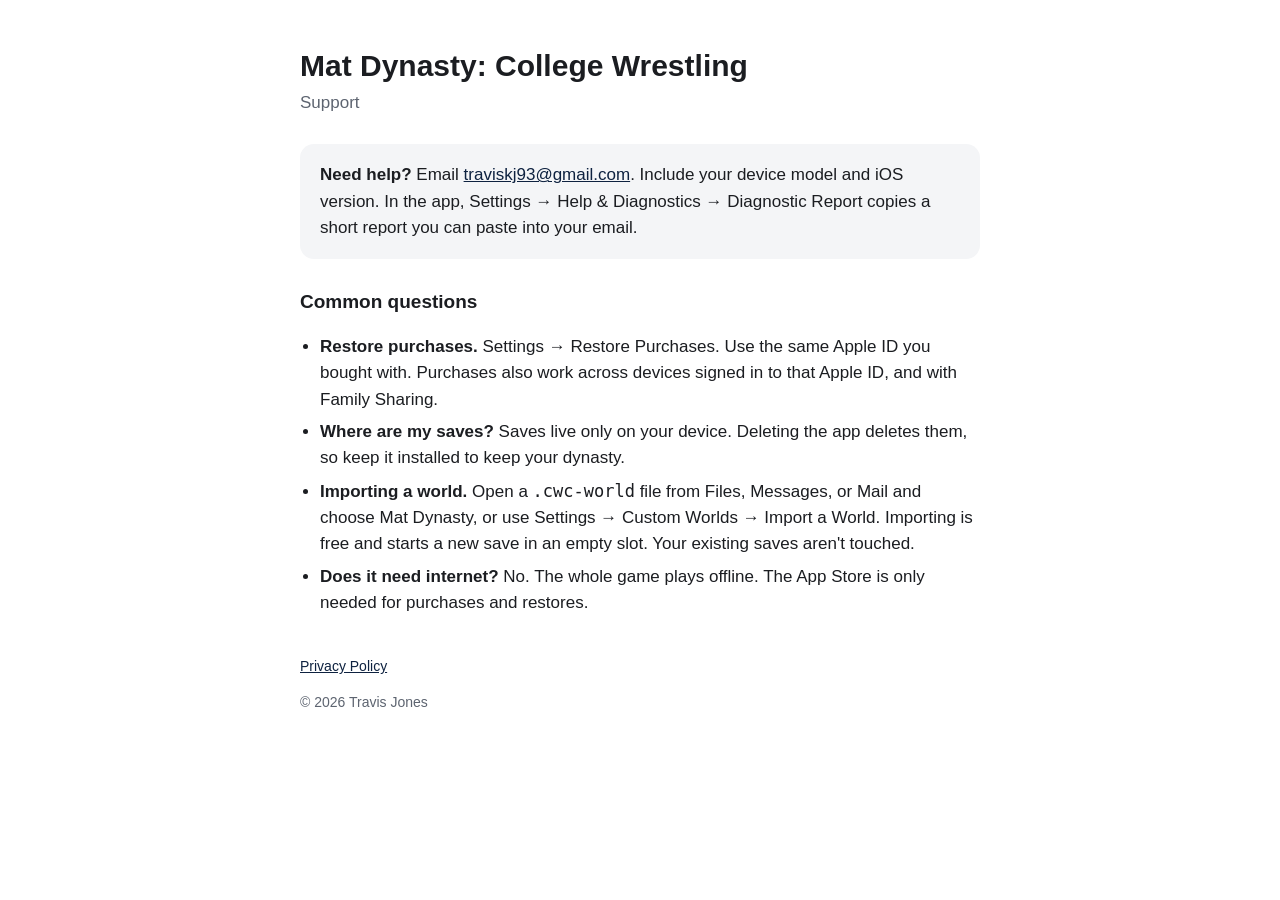
<file: index.html>
<!doctype html>
<html lang="en">
<head>
<meta charset="utf-8">
<meta name="viewport" content="width=device-width, initial-scale=1">
<title>Mat Dynasty Support</title>
<meta name="description" content="Support for Mat Dynasty: College Wrestling, a college wrestling coaching sim for iPhone.">
<link rel="stylesheet" href="style.css">
</head>
<body>
<main>
  <header>
    <h1>Mat Dynasty: College Wrestling</h1>
    <p class="sub">Support</p>
  </header>

  <div class="card">
    <strong>Need help?</strong> Email <a href="mailto:traviskj93@gmail.com?subject=Mat%20Dynasty%20Support">traviskj93@gmail.com</a>.
    Include your device model and iOS version. In the app, Settings &rarr; Help &amp; Diagnostics &rarr; Diagnostic Report copies a short report you can paste into your email.
  </div>

  <h2>Common questions</h2>
  <ul>
    <li><strong>Restore purchases.</strong> Settings &rarr; Restore Purchases. Use the same Apple ID you bought with. Purchases also work across devices signed in to that Apple ID, and with Family Sharing.</li>
    <li><strong>Where are my saves?</strong> Saves live only on your device. Deleting the app deletes them, so keep it installed to keep your dynasty.</li>
    <li><strong>Importing a world.</strong> Open a <code>.cwc-world</code> file from Files, Messages, or Mail and choose Mat Dynasty, or use Settings &rarr; Custom Worlds &rarr; Import a World. Importing is free and starts a new save in an empty slot. Your existing saves aren't touched.</li>
    <li><strong>Does it need internet?</strong> No. The whole game plays offline. The App Store is only needed for purchases and restores.</li>
  </ul>

  <footer>
    <nav><a href="privacy.html">Privacy Policy</a></nav>
    <p>&copy; 2026 Travis Jones</p>
  </footer>
</main>
</body>
</html>
</file>
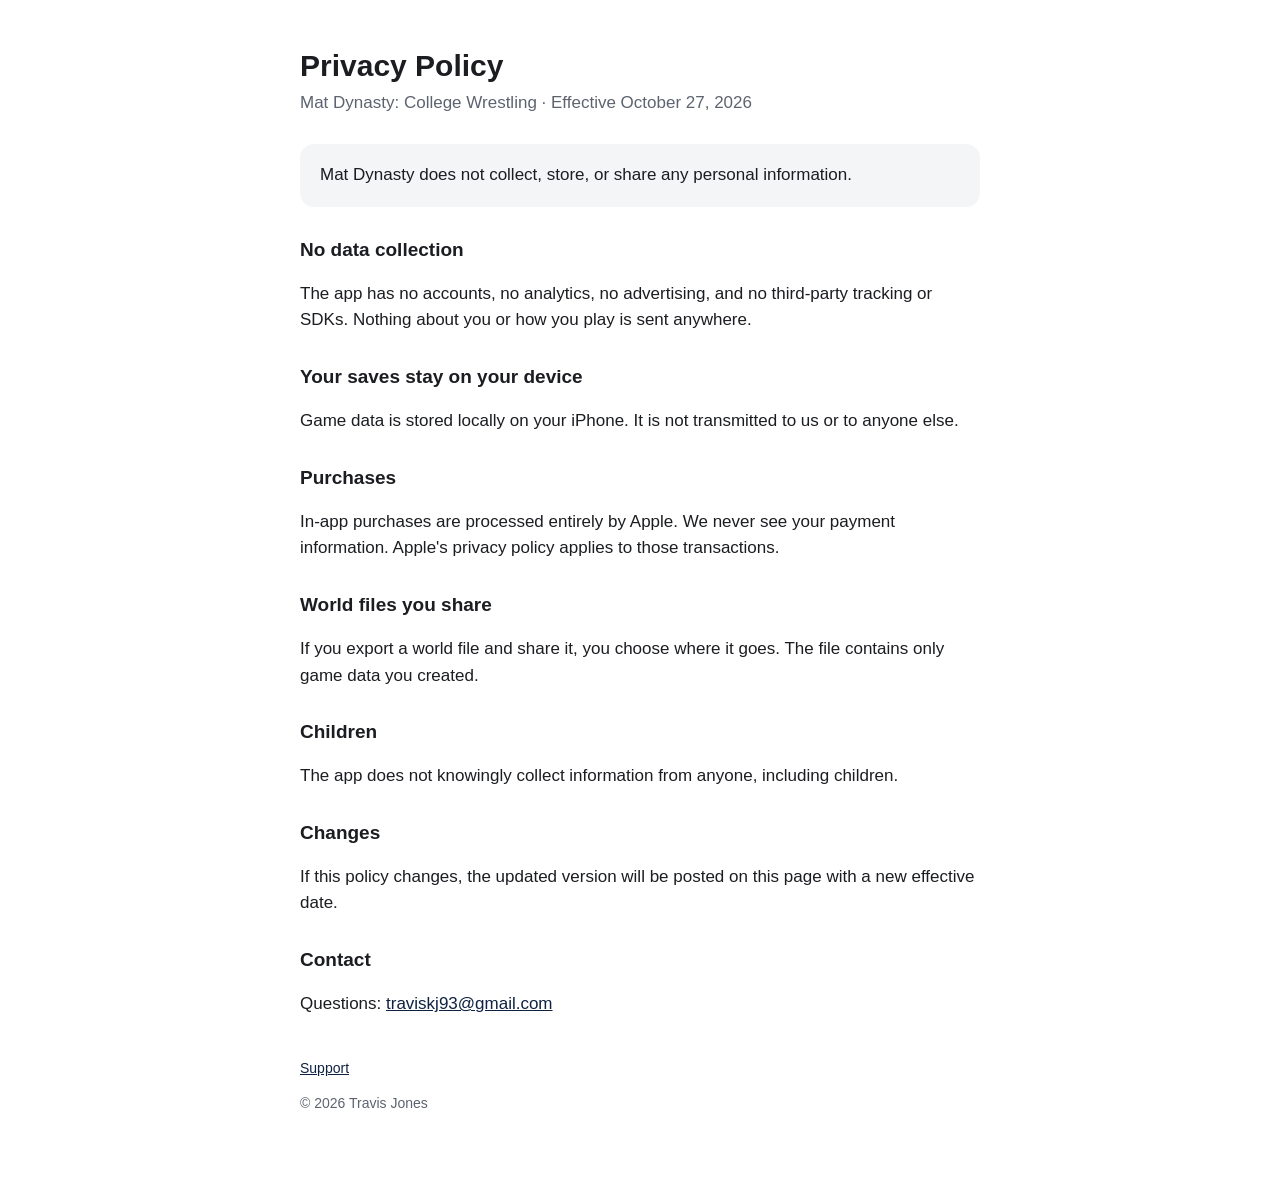
<file: privacy.html>
<!doctype html>
<html lang="en">
<head>
<meta charset="utf-8">
<meta name="viewport" content="width=device-width, initial-scale=1">
<title>Mat Dynasty Privacy Policy</title>
<meta name="description" content="Privacy policy for Mat Dynasty: College Wrestling.">
<link rel="stylesheet" href="style.css">
</head>
<body>
<main>
  <header>
    <h1>Privacy Policy</h1>
    <p class="sub">Mat Dynasty: College Wrestling &middot; Effective October 27, 2026</p>
  </header>

  <div class="card">
    Mat Dynasty does not collect, store, or share any personal information.
  </div>

  <h2>No data collection</h2>
  <p>The app has no accounts, no analytics, no advertising, and no third-party tracking or SDKs. Nothing about you or how you play is sent anywhere.</p>

  <h2>Your saves stay on your device</h2>
  <p>Game data is stored locally on your iPhone. It is not transmitted to us or to anyone else.</p>

  <h2>Purchases</h2>
  <p>In-app purchases are processed entirely by Apple. We never see your payment information. Apple's privacy policy applies to those transactions.</p>

  <h2>World files you share</h2>
  <p>If you export a world file and share it, you choose where it goes. The file contains only game data you created.</p>

  <h2>Children</h2>
  <p>The app does not knowingly collect information from anyone, including children.</p>

  <h2>Changes</h2>
  <p>If this policy changes, the updated version will be posted on this page with a new effective date.</p>

  <h2>Contact</h2>
  <p>Questions: <a href="mailto:traviskj93@gmail.com?subject=Mat%20Dynasty%20Privacy">traviskj93@gmail.com</a></p>

  <footer>
    <nav><a href="index.html">Support</a></nav>
    <p>&copy; 2026 Travis Jones</p>
  </footer>
</main>
</body>
</html>
</file>
<file: style.css>
:root { color-scheme: light dark; --fg:#1b1d21; --muted:#5d6470; --bg:#ffffff; --card:#f4f5f7; --accent:#0E2240; }
@media (prefers-color-scheme: dark) { :root { --fg:#e9ebef; --muted:#a3a9b4; --bg:#0f1115; --card:#1a1d23; --accent:#7fa6e0; } }
* { box-sizing: border-box; }
body { margin:0; font: 17px/1.55 -apple-system, BlinkMacSystemFont, "Segoe UI", Roboto, sans-serif; color:var(--fg); background:var(--bg); }
main { max-width: 720px; margin: 0 auto; padding: 48px 20px 64px; }
header { margin-bottom: 28px; }
h1 { font-size: 30px; line-height:1.2; margin: 0 0 6px; }
h2 { font-size: 19px; margin: 28px 0 8px; }
.sub { color: var(--muted); margin:0; }
.card { background: var(--card); border-radius: 14px; padding: 18px 20px; margin: 18px 0; }
a { color: var(--accent); }
ul { padding-left: 20px; }
li { margin: 6px 0; }
footer { margin-top: 40px; color: var(--muted); font-size: 14px; }
nav a { margin-right: 16px; }
</file>
